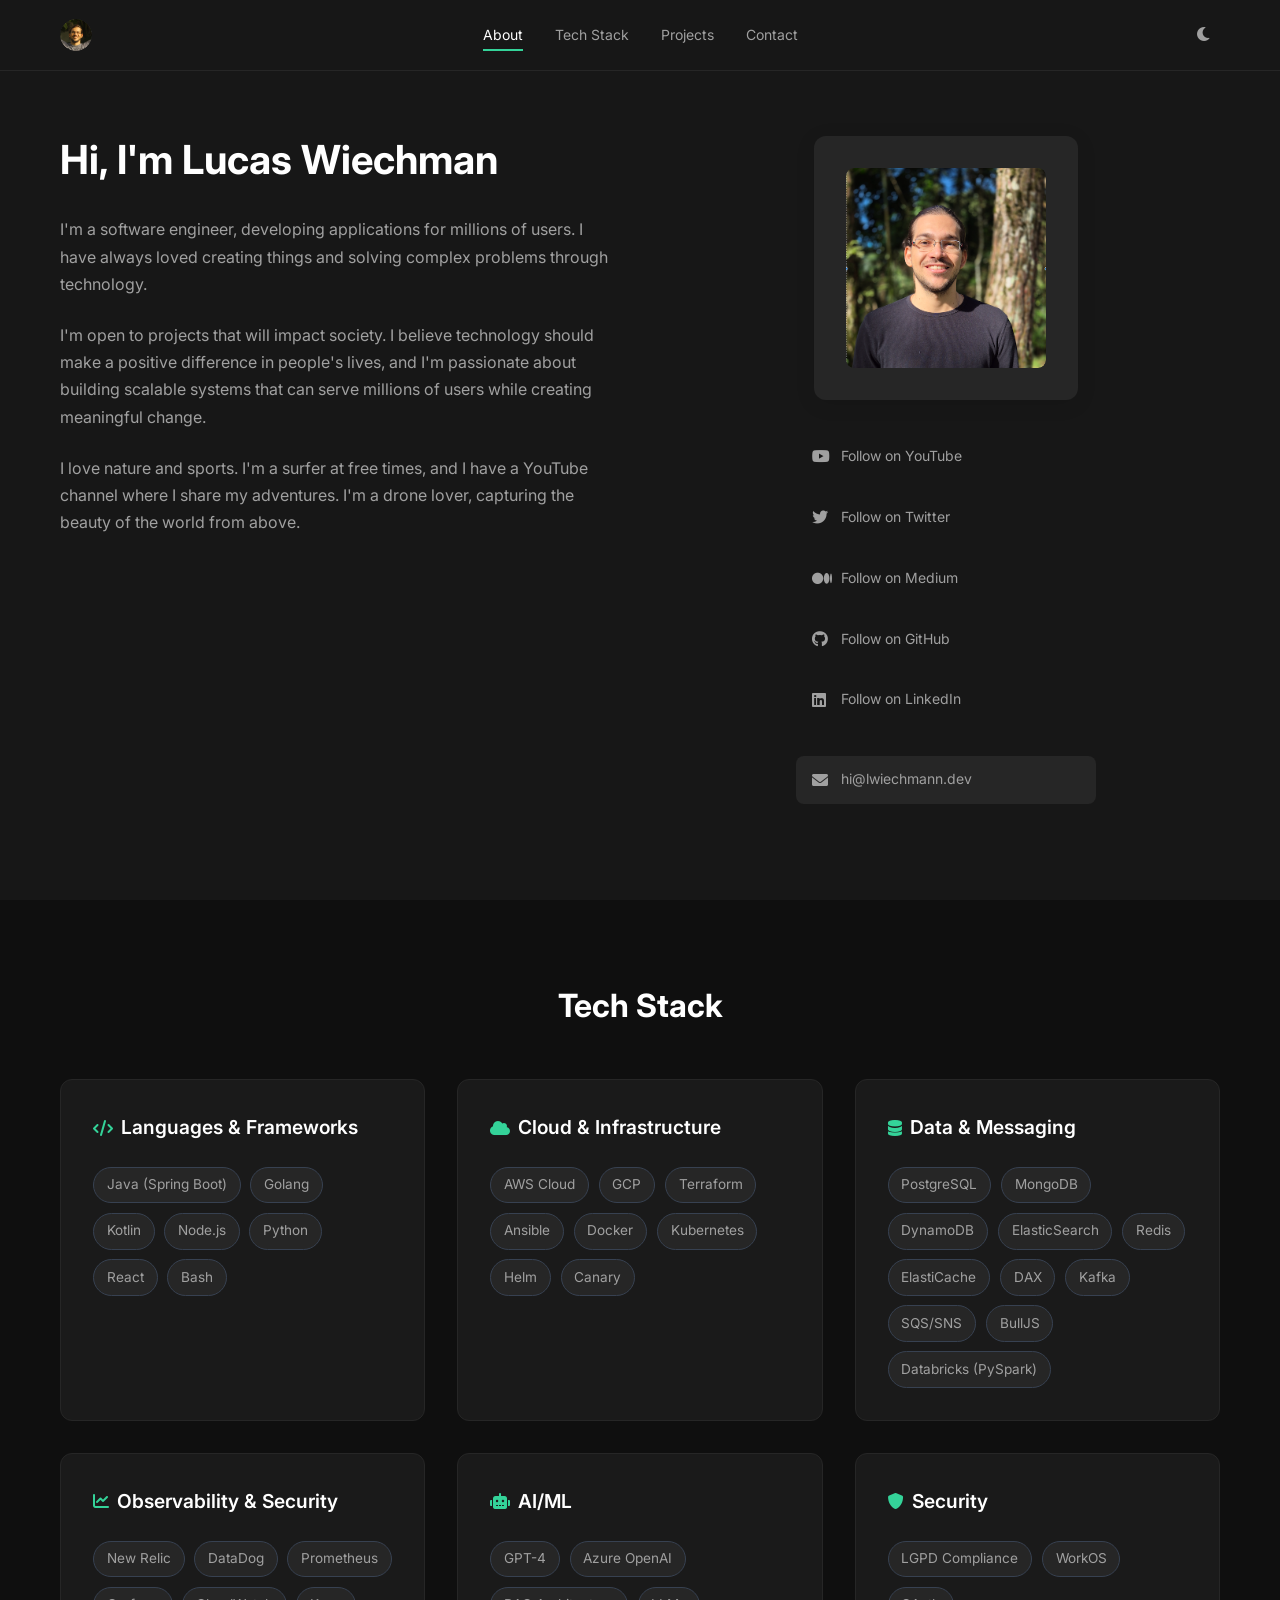
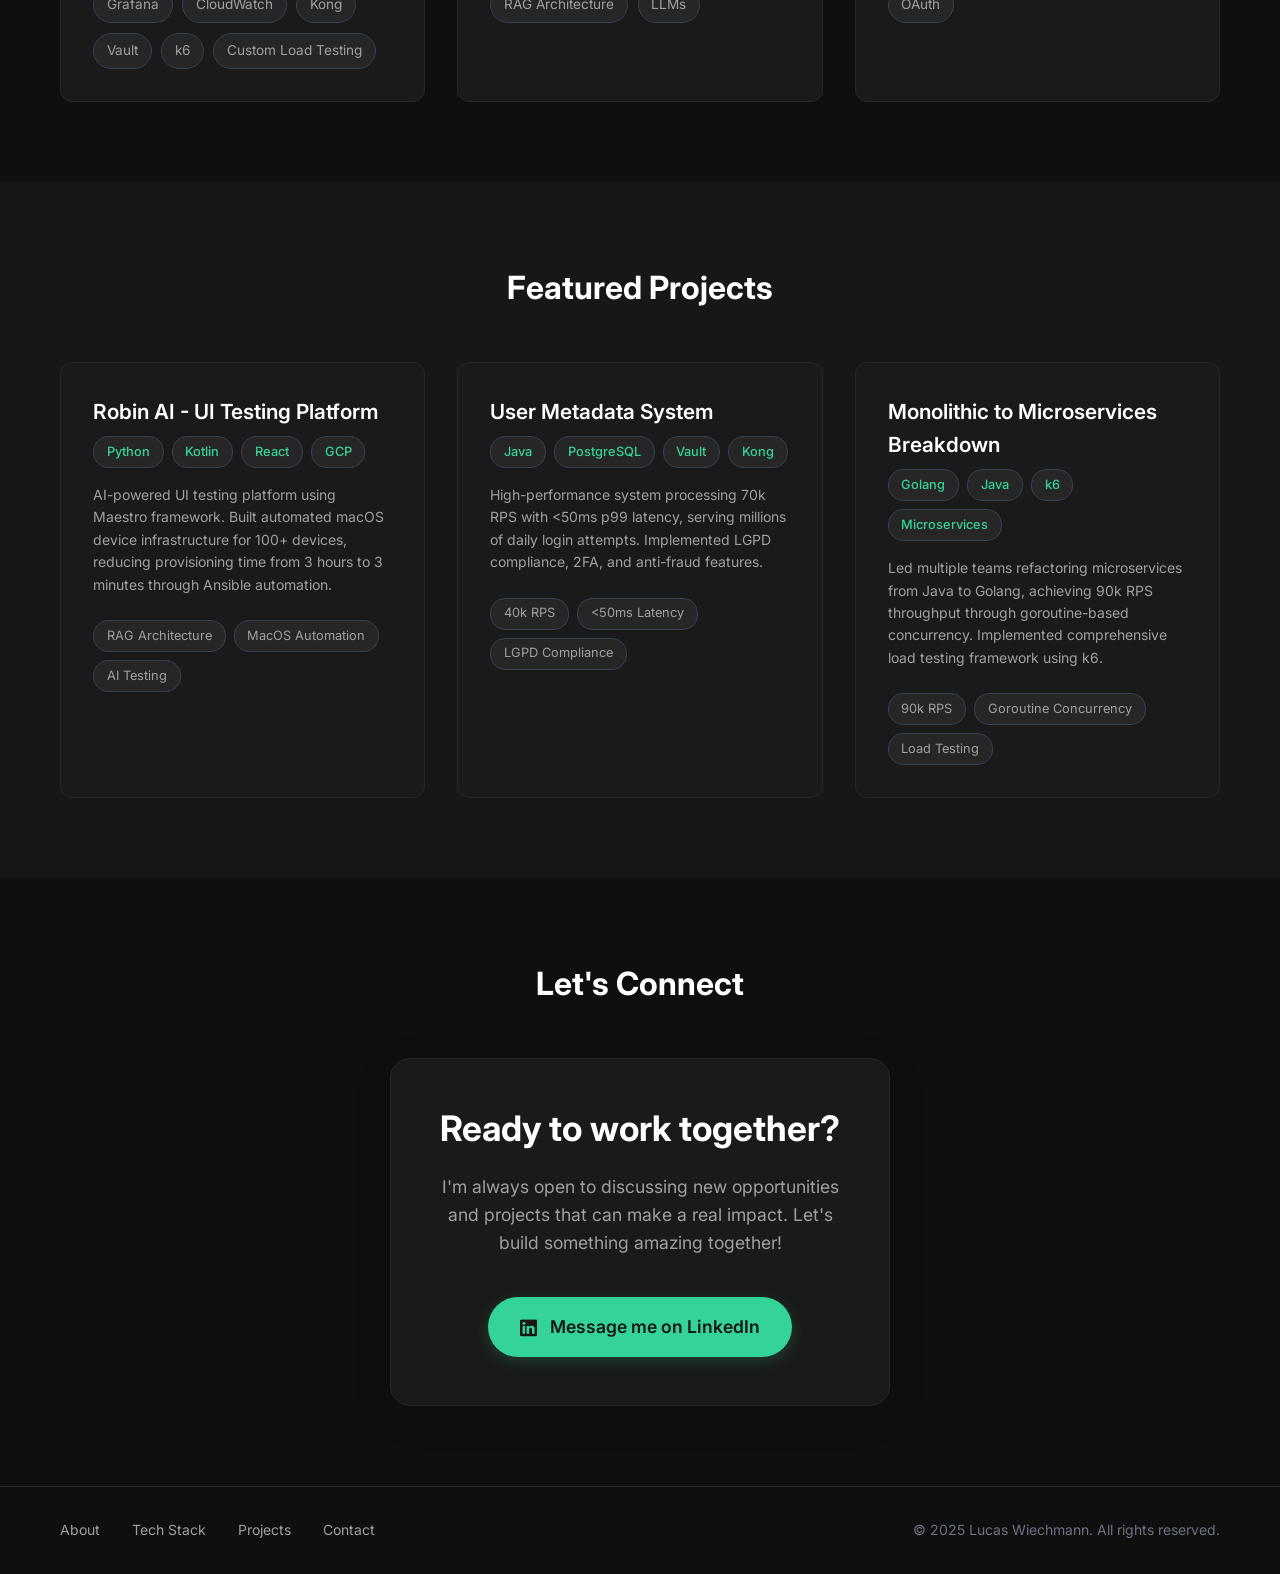
<file: index.html>
<!DOCTYPE html>
<html lang="en">
<head>
    <meta charset="UTF-8">
    <meta name="viewport" content="width=device-width, initial-scale=1.0">
    <title>Lucas Wiechmann - Software Engineer</title>
    <link rel="shortcut icon" href="favicon.ico?v=1">
    <link rel="icon" type="image/x-icon" href="favicon.ico?v=1">
    <link rel="icon" type="image/png" sizes="32x32" href="favicon-32x32.png?v=1">
    <link rel="icon" type="image/png" sizes="16x16" href="favicon-16x16.png?v=1">
    <link rel="apple-touch-icon" sizes="180x180" href="apple-touch-icon.png?v=1">
    <link rel="stylesheet" href="styles.css">
    <link href="https://cdnjs.cloudflare.com/ajax/libs/font-awesome/6.0.0/css/all.min.css" rel="stylesheet">
    <link href="https://fonts.googleapis.com/css2?family=Inter:wght@300;400;500;600;700&display=swap" rel="stylesheet">
</head>
<body>
    <!-- Navigation -->
    <nav class="navbar">
        <div class="nav-container">
            <div class="nav-logo">
                <div class="profile-icon">
                    <img src="images/icon-profile.png" alt="Lucas Wiechmann" />
                </div>
            </div>
            <ul class="nav-menu">
                <li class="nav-item">
                    <a href="#about" class="nav-link active">About</a>
                </li>
                <li class="nav-item">
                    <a href="#tech" class="nav-link">Tech Stack</a>
                </li>
                <li class="nav-item">
                    <a href="#projects" class="nav-link">Projects</a>
                </li>
                <li class="nav-item">
                    <a href="#contact" class="nav-link">Contact</a>
                </li>
            </ul>
            <div class="nav-right">
                <button class="theme-toggle" id="theme-toggle">
                    <i class="fas fa-moon"></i>
                </button>
            </div>
        </div>
    </nav>

    <!-- About Section -->
    <section id="about" class="about">
        <div class="container">
            <div class="about-content">
                <div class="about-text">
                    <h1 class="about-title">
                        Hi, I'm Lucas Wiechmann.
                    </h1>
                    <div class="about-description">
                        <p>
                            I'm a software engineer, developing applications for millions of users. I have always loved creating things and solving complex problems through technology.
                        </p>
                        <p>
                            I'm open to projects that will impact society. I believe technology should make a positive difference in people's lives, and I'm passionate about building scalable systems that can serve millions of users while creating meaningful change.
                        </p>
                        <p>
                            I love nature and sports. I'm a surfer at free times, and I have a YouTube channel where I share my adventures. I'm a drone lover, capturing the beauty of the world from above.
                        </p>
                    </div>
                </div>
                <div class="about-visual">
                    <div class="profile-image-container">
                        <div class="profile-image">
                            <img src="images/profile.png" alt="Lucas Wiechmann" />
                        </div>
                    </div>
                    <div class="social-links">
                        <a href="https://www.youtube.com/@ww_wworld5884" target="_blank" class="social-link">
                            <i class="fab fa-youtube"></i>
                            <span>Follow on YouTube</span>
                        </a>
                        <a href="https://x.com/Lucaswiech" target="_blank" class="social-link">
                            <i class="fab fa-twitter"></i>
                            <span>Follow on Twitter</span>
                        </a>
                        <a href="https://medium.com/@lucas-wiechmann" target="_blank" class="social-link">
                            <i class="fab fa-medium"></i>
                            <span>Follow on Medium</span>
                        </a>
                        <a href="https://github.com/lucaswiechmann" target="_blank" class="social-link">
                            <i class="fab fa-github"></i>
                            <span>Follow on GitHub</span>
                        </a>
                        <a href="https://www.linkedin.com/in/lucaswiechmann011/" target="_blank" class="social-link">
                            <i class="fab fa-linkedin"></i>
                            <span>Follow on LinkedIn</span>
                        </a>
                    </div>
                    <div class="contact-info">
                        <i class="fas fa-envelope"></i>
                        <span>hi@lwiechmann.dev</span>
                    </div>
                </div>
            </div>
        </div>
    </section>


    <!-- Tech Stack Section -->
    <section id="tech" class="tech-stack">
        <div class="container">
            <h2 class="section-title">Tech Stack</h2>
            <div class="tech-categories">
                <div class="tech-category">
                    <h3><i class="fas fa-code"></i> Languages & Frameworks</h3>
                    <div class="tech-items">
                        <span class="tech-item">Java (Spring Boot)</span>
                        <span class="tech-item">Golang</span>
                        <span class="tech-item">Kotlin</span>
                        <span class="tech-item">Node.js</span>
                        <span class="tech-item">Python</span>
                        <span class="tech-item">React</span>
                        <span class="tech-item">Bash</span>
                    </div>
                </div>
                
                <div class="tech-category">
                    <h3><i class="fas fa-cloud"></i> Cloud & Infrastructure</h3>
                    <div class="tech-items">
                        <span class="tech-item">AWS Cloud</span>
                        <span class="tech-item">GCP</span>
                        <span class="tech-item">Terraform</span>
                        <span class="tech-item">Ansible</span>
                        <span class="tech-item">Docker</span>
                        <span class="tech-item">Kubernetes</span>
                        <span class="tech-item">Helm</span>
                        <span class="tech-item">Canary</span>
                    </div>
                </div>
                
                <div class="tech-category">
                    <h3><i class="fas fa-database"></i> Data & Messaging</h3>
                    <div class="tech-items">
                        <span class="tech-item">PostgreSQL</span>
                        <span class="tech-item">MongoDB</span>
                        <span class="tech-item">DynamoDB</span>
                        <span class="tech-item">ElasticSearch</span>
                        <span class="tech-item">Redis</span>
                        <span class="tech-item">ElastiCache</span>
                        <span class="tech-item">DAX</span>
                        <span class="tech-item">Kafka</span>
                        <span class="tech-item">SQS/SNS</span>
                        <span class="tech-item">BullJS</span>
                        <span class="tech-item">Databricks (PySpark)</span>
                    </div>
                </div>
                
                <div class="tech-category">
                    <h3><i class="fas fa-chart-line"></i> Observability & Security</h3>
                    <div class="tech-items">
                        <span class="tech-item">New Relic</span>
                        <span class="tech-item">DataDog</span>
                        <span class="tech-item">Prometheus</span>
                        <span class="tech-item">Grafana</span>
                        <span class="tech-item">CloudWatch</span>
                        <span class="tech-item">Kong</span>
                        <span class="tech-item">Vault</span>
                        <span class="tech-item">k6</span>
                        <span class="tech-item">Custom Load Testing</span>
                    </div>
                </div>
                
                <div class="tech-category">
                    <h3><i class="fas fa-robot"></i> AI/ML</h3>
                    <div class="tech-items">
                        <span class="tech-item">GPT-4</span>
                        <span class="tech-item">Azure OpenAI</span>
                        <span class="tech-item">RAG Architecture</span>
                        <span class="tech-item">LLMs</span>
                    </div>
                </div>

                <div class="tech-category">
                    <h3><i class="fas fa-shield-alt"></i> Security</h3>
                    <div class="tech-items">
                        <span class="tech-item">LGPD Compliance</span>
                        <span class="tech-item">WorkOS</span>
                        <span class="tech-item">OAuth</span>
                    </div>
                </div>
            </div>
        </div>
    </section>

    <!-- Projects Section -->
    <section id="projects" class="projects">
        <div class="container">
            <h2 class="section-title">Featured Projects</h2>
            <div class="projects-grid">
                <div class="project-card">
                    <div class="project-header">
                        <h3>Robin AI - UI Testing Platform</h3>
                        <div class="project-tech">
                            <span>Python</span>
                            <span>Kotlin</span>
                            <span>React</span>
                            <span>GCP</span>
                        </div>
                    </div>
                    <p>AI-powered UI testing platform using Maestro framework. Built automated macOS device infrastructure for 100+ devices, reducing provisioning time from 3 hours to 3 minutes through Ansible automation.</p>
                    <div class="project-features">
                        <span>RAG Architecture</span>
                        <span>MacOS Automation</span>
                        <span>AI Testing</span>
                    </div>
                </div>
                
                <div class="project-card">
                    <div class="project-header">
                        <h3>User Metadata System</h3>
                        <div class="project-tech">
                            <span>Java</span>
                            <span>PostgreSQL</span>
                            <span>Vault</span>
                            <span>Kong</span>
                        </div>
                    </div>
                    <p>High-performance system processing 70k RPS with <50ms p99 latency, serving millions of daily login attempts. Implemented LGPD compliance, 2FA, and anti-fraud features.</p>
                    <div class="project-features">
                        <span>40k RPS</span>
                        <span><50ms Latency</span>
                        <span>LGPD Compliance</span>
                    </div>
                </div>
                
                <div class="project-card">
                    <div class="project-header">
                        <h3>Monolithic to Microservices Breakdown</h3>
                        <div class="project-tech">
                            <span>Golang</span>
                            <span>Java</span>
                            <span>k6</span>
                            <span>Microservices</span>
                        </div>
                    </div>
                    <p>Led multiple teams refactoring microservices from Java to Golang, achieving 90k RPS throughput through goroutine-based concurrency. Implemented comprehensive load testing framework using k6.</p>
                    <div class="project-features">
                        <span>90k RPS</span>
                        <span>Goroutine Concurrency</span>
                        <span>Load Testing</span>
                    </div>
                </div>
            </div>
        </div>
    </section>

    <!-- Contact Section -->
    <section id="contact" class="contact">
        <div class="container">
            <h2 class="section-title">Let's Connect</h2>
            <div class="contact-content">
                <div class="contact-card">
                    <h3>Ready to work together?</h3>
                    <p>I'm always open to discussing new opportunities and projects that can make a real impact. Let's build something amazing together!</p>
                    <a href="https://www.linkedin.com/in/lucaswiechmann011/" target="_blank" class="linkedin-btn">
                        <i class="fab fa-linkedin"></i>
                        <span>Message me on LinkedIn</span>
                    </a>
                </div>
            </div>
        </div>
    </section>

    <!-- Footer -->
    <footer class="footer">
        <div class="container">
            <div class="footer-content">
                <div class="footer-nav">
                    <a href="#about" class="footer-link">About</a>
                    <a href="#tech" class="footer-link">Tech Stack</a>
                    <a href="#projects" class="footer-link">Projects</a>
                    <a href="#contact" class="footer-link">Contact</a>
                </div>
                <div class="footer-copyright">
                    <p>&copy; 2025 Lucas Wiechmann. All rights reserved.</p>
                </div>
            </div>
        </div>
    </footer>

    <script src="script.js"></script>
</body>
</html>
</file>
<file: styles.css>
/* Reset and Base Styles */
* {
    margin: 0;
    padding: 0;
    box-sizing: border-box;
}

html {
    scroll-behavior: smooth;
}

:root {
    --bg-primary: #171717;
    --bg-secondary: #0f0f0f;
    --bg-tertiary: #1a1a1a;
    --bg-card: #262626;
    --text-primary: #ffffff;
    --text-secondary: #a0a0a0;
    --text-muted: #6b7280;
    --accent-color: #34d399;
    --border-color: #262626;
    --border-light: #374151;
}

[data-theme="light"] {
    --bg-primary: #ffffff;
    --bg-secondary: #f8fafc;
    --bg-tertiary: #f1f5f9;
    --bg-card: #ffffff;
    --text-primary: #1f2937;
    --text-secondary: #4b5563;
    --text-muted: #6b7280;
    --accent-color: #059669;
    --border-color: #e5e7eb;
    --border-light: #d1d5db;
}

body {
    font-family: 'Inter', sans-serif;
    line-height: 1.6;
    color: var(--text-secondary);
    background-color: var(--bg-primary);
    font-size: 16px;
    transition: background-color 0.3s ease, color 0.3s ease;
}

.container {
    max-width: 1200px;
    margin: 0 auto;
    padding: 0 20px;
}

/* Navigation */
.navbar {
    position: fixed;
    top: 0;
    width: 100%;
    background: var(--bg-primary);
    z-index: 1000;
    border-bottom: 1px solid var(--border-color);
    transition: background-color 0.3s ease, border-color 0.3s ease;
}

.nav-container {
    max-width: 1200px;
    margin: 0 auto;
    padding: 0 20px;
    display: flex;
    justify-content: space-between;
    align-items: center;
    height: 70px;
}

.nav-logo {
    display: flex;
    align-items: center;
}

.profile-icon {
    width: 32px;
    height: 32px;
    border-radius: 50%;
    background: var(--bg-card);
    display: flex;
    align-items: center;
    justify-content: center;
    color: var(--text-secondary);
    font-size: 18px;
    transition: background-color 0.3s ease, color 0.3s ease;
    overflow: hidden;
}

.profile-icon img {
    width: 100%;
    height: 100%;
    object-fit: cover;
    border-radius: 50%;
}

.nav-menu {
    display: flex;
    list-style: none;
    gap: 2rem;
    margin: 0;
    padding: 0;
}

.nav-link {
    text-decoration: none;
    color: var(--text-secondary);
    font-weight: 400;
    transition: color 0.3s ease;
    position: relative;
    font-size: 14px;
}

.nav-link:hover,
.nav-link.active {
    color: var(--text-primary);
}

.nav-link.active::after {
    content: '';
    position: absolute;
    width: 100%;
    height: 2px;
    bottom: -8px;
    left: 0;
    background-color: var(--accent-color);
}

.nav-right {
    display: flex;
    align-items: center;
    gap: 1rem;
}

.theme-toggle {
    background: none;
    border: none;
    color: var(--text-secondary);
    cursor: pointer;
    font-size: 16px;
    padding: 8px;
    border-radius: 4px;
    transition: color 0.3s ease, background-color 0.3s ease;
}

.theme-toggle:hover {
    color: var(--text-primary);
    background-color: var(--bg-card);
}

.theme-toggle i {
    transition: transform 0.3s ease;
}

/* About Section */
.about {
    padding: 120px 0 80px;
    min-height: 100vh;
    display: flex;
    align-items: center;
}

.about-content {
    display: grid;
    grid-template-columns: 1fr 1fr;
    gap: 4rem;
    align-items: start;
}

.about-text {
    max-width: 600px;
}

.about-title {
    font-size: 2.5rem;
    font-weight: 700;
    color: var(--text-primary);
    line-height: 1.2;
    margin-bottom: 2rem;
}

.about-description {
    color: var(--text-secondary);
    font-size: 16px;
    line-height: 1.7;
}

.about-description p {
    margin-bottom: 1.5rem;
}

.about-visual {
    display: flex;
    flex-direction: column;
    align-items: center;
    gap: 2rem;
}

.profile-image-container {
    background: var(--bg-card);
    padding: 2rem;
    border-radius: 12px;
    box-shadow: 0 4px 20px rgba(0, 0, 0, 0.1);
    transition: background-color 0.3s ease, box-shadow 0.3s ease;
}

.profile-image {
    width: 200px;
    height: 200px;
    border-radius: 8px;
    overflow: hidden;
    display: flex;
    align-items: center;
    justify-content: center;
}

.profile-image img {
    width: 100%;
    height: 100%;
    object-fit: cover;
    border-radius: 8px;
}

.social-links {
    display: flex;
    flex-direction: column;
    gap: 0.8rem;
    width: 100%;
    max-width: 300px;
}

.social-link {
    display: flex;
    align-items: center;
    gap: 0.8rem;
    padding: 0.8rem 1rem;
    color: var(--text-secondary);
    text-decoration: none;
    border-radius: 8px;
    transition: all 0.3s ease;
    font-size: 14px;
}

.social-link:hover {
    background: var(--bg-card);
    color: var(--text-primary);
}

.social-link i {
    width: 16px;
    font-size: 16px;
}

.contact-info {
    display: flex;
    align-items: center;
    gap: 0.8rem;
    color: var(--text-secondary);
    font-size: 14px;
    padding: 0.8rem 1rem;
    background: var(--bg-card);
    border-radius: 8px;
    width: 100%;
    max-width: 300px;
    transition: background-color 0.3s ease, color 0.3s ease;
}

.contact-info i {
    width: 16px;
    font-size: 16px;
}

/* Section Styles */
section {
    padding: 80px 0;
}

.section-title {
    text-align: center;
    font-size: 2rem;
    font-weight: 700;
    margin-bottom: 3rem;
    color: var(--text-primary);
}

/* Tech Stack Section */
.tech-stack {
    background: var(--bg-secondary);
}

.tech-categories {
    display: grid;
    grid-template-columns: repeat(auto-fit, minmax(300px, 1fr));
    gap: 2rem;
}

.tech-category {
    background: var(--bg-tertiary);
    padding: 2rem;
    border-radius: 12px;
    border: 1px solid var(--border-color);
    transition: transform 0.3s ease, box-shadow 0.3s ease, background-color 0.3s ease, border-color 0.3s ease;
}

.tech-category:hover {
    transform: translateY(-2px);
    box-shadow: 0 8px 25px rgba(0, 0, 0, 0.3);
}

.tech-category h3 {
    font-size: 1.2rem;
    font-weight: 600;
    margin-bottom: 1.5rem;
    color: var(--text-primary);
    display: flex;
    align-items: center;
    gap: 0.5rem;
}

.tech-category h3 i {
    color: var(--accent-color);
    font-size: 1rem;
}

.tech-items {
    display: flex;
    flex-wrap: wrap;
    gap: 0.6rem;
}

.tech-item {
    background: var(--bg-card);
    color: var(--text-secondary);
    padding: 0.4rem 0.8rem;
    border-radius: 20px;
    font-size: 0.85rem;
    font-weight: 400;
    border: 1px solid var(--border-light);
    transition: all 0.3s ease;
}

.tech-item:hover {
    background: var(--accent-color);
    color: var(--bg-primary);
    transform: translateY(-1px);
}

/* Projects Section */
.projects {
    background: var(--bg-primary);
}

.projects-grid {
    display: grid;
    grid-template-columns: repeat(auto-fit, minmax(350px, 1fr));
    gap: 2rem;
}

.project-card {
    background: var(--bg-tertiary);
    padding: 2rem;
    border-radius: 12px;
    border: 1px solid var(--border-color);
    transition: transform 0.3s ease, box-shadow 0.3s ease, background-color 0.3s ease, border-color 0.3s ease;
}

.project-card:hover {
    transform: translateY(-3px);
    box-shadow: 0 10px 30px rgba(0, 0, 0, 0.3);
}

.project-header {
    margin-bottom: 1rem;
}

.project-header h3 {
    font-size: 1.3rem;
    font-weight: 600;
    color: var(--text-primary);
    margin-bottom: 0.5rem;
}

.project-tech {
    display: flex;
    flex-wrap: wrap;
    gap: 0.5rem;
}

.project-tech span {
    background: var(--bg-card);
    color: var(--accent-color);
    padding: 0.3rem 0.8rem;
    border-radius: 15px;
    font-size: 0.8rem;
    font-weight: 500;
    border: 1px solid var(--border-light);
}

.project-card p {
    color: var(--text-secondary);
    margin-bottom: 1.5rem;
    line-height: 1.6;
    font-size: 14px;
}

.project-duration {
    color: var(--accent-color);
    font-weight: 600;
    font-size: 13px;
    margin-bottom: 1rem !important;
    text-transform: uppercase;
    letter-spacing: 0.5px;
}

.project-features {
    display: flex;
    flex-wrap: wrap;
    gap: 0.5rem;
}

.project-features span {
    background: var(--bg-card);
    color: var(--text-secondary);
    padding: 0.3rem 0.8rem;
    border-radius: 15px;
    font-size: 0.8rem;
    font-weight: 400;
    border: 1px solid var(--border-light);
}

/* Contact Section */
.contact {
    background: var(--bg-secondary);
}

.contact-content {
    display: flex;
    justify-content: center;
    align-items: center;
    margin: 0 auto;
}

.contact-card {
    background: var(--bg-tertiary);
    border: 1px solid var(--border-color);
    border-radius: 20px;
    padding: 3rem;
    text-align: center;
    max-width: 500px;
    box-shadow: 0 10px 40px rgba(0, 0, 0, 0.1);
    transition: all 0.3s ease;
}

.contact-card:hover {
    transform: translateY(-5px);
    box-shadow: 0 20px 60px rgba(0, 0, 0, 0.15);
}

.contact-card h3 {
    font-size: 2.2rem;
    font-weight: 700;
    color: var(--text-primary);
    margin-bottom: 1.5rem;
    line-height: 1.2;
}

.contact-card p {
    color: var(--text-secondary);
    margin-bottom: 2.5rem;
    line-height: 1.6;
    font-size: 1.1rem;
}

.linkedin-btn {
    display: inline-flex;
    align-items: center;
    gap: 0.8rem;
    padding: 1rem 2rem;
    font-size: 1.1rem;
    font-weight: 600;
    text-decoration: none;
    border-radius: 50px;
    transition: all 0.3s ease;
    box-shadow: 0 4px 15px rgba(52, 211, 153, 0.2);
    background: var(--accent-color);
    color: var(--bg-primary);
}

.linkedin-btn:hover {
    transform: translateY(-2px);
    box-shadow: 0 8px 25px rgba(52, 211, 153, 0.3);
    background: #10b981;
}

.linkedin-btn i {
    font-size: 1.2rem;
}


.btn {
    padding: 12px 24px;
    border-radius: 8px;
    text-decoration: none;
    font-weight: 500;
    transition: all 0.3s ease;
    display: inline-block;
    border: none;
    cursor: pointer;
    font-size: 14px;
}

.btn-primary {
    background-color: var(--accent-color);
    color: var(--bg-primary);
}

.btn-primary:hover {
    background-color: #10b981;
    transform: translateY(-1px);
}

/* Footer */
.footer {
    background: var(--bg-secondary);
    border-top: 1px solid var(--border-color);
    padding: 2rem 0;
    transition: background-color 0.3s ease, border-color 0.3s ease;
}

.footer-content {
    display: flex;
    justify-content: space-between;
    align-items: center;
}

.footer-nav {
    display: flex;
    gap: 2rem;
}

.footer-link {
    color: var(--text-secondary);
    text-decoration: none;
    font-size: 14px;
    transition: color 0.3s ease;
}

.footer-link:hover {
    color: var(--text-primary);
}

.footer-copyright p {
    color: var(--text-muted);
    font-size: 14px;
}

/* Responsive Design */
@media (max-width: 768px) {
    .nav-menu {
        display: none;
    }
    
    .about-content {
        grid-template-columns: 1fr;
        gap: 2rem;
        text-align: center;
    }
    
    .about-title {
        font-size: 2rem;
    }
    
    .tech-categories {
        grid-template-columns: 1fr;
    }
    
    .projects-grid {
        grid-template-columns: 1fr;
    }
    
    .contact-content {
        padding: 0 1rem;
    }
    
    .contact-card {
        padding: 2rem;
        max-width: 100%;
    }
    
    .contact-card h3 {
        font-size: 1.8rem;
    }
    
    .contact-card p {
        font-size: 1rem;
        margin-bottom: 2rem;
    }
    
    .linkedin-btn {
        padding: 0.9rem 1.8rem;
        font-size: 1rem;
    }
    
    .footer-content {
        flex-direction: column;
        gap: 1rem;
        text-align: center;
    }
    
    .footer-nav {
        order: 2;
    }
    
    .footer-copyright {
        order: 1;
    }
}

@media (max-width: 480px) {
    .container {
        padding: 0 15px;
    }
    
    .about {
        padding: 100px 0 60px;
    }
    
    .about-title {
        font-size: 1.8rem;
    }
    
    .profile-image {
        width: 150px;
        height: 150px;
    }
    
    .tech-item {
        font-size: 0.8rem;
        padding: 0.3rem 0.6rem;
    }
    
    .section-title {
        font-size: 1.5rem;
    }
}

/* Smooth scrolling for anchor links */
html {
    scroll-padding-top: 70px;
}

/* Animations */
@keyframes fadeInUp {
    from {
        opacity: 0;
        transform: translateY(30px);
    }
    to {
        opacity: 1;
        transform: translateY(0);
    }
}

.about-text,
.about-visual,
.tech-category,
.project-card {
    animation: fadeInUp 0.6s ease-out;
}

/* Custom scrollbar */
::-webkit-scrollbar {
    width: 8px;
}

::-webkit-scrollbar-track {
    background: var(--bg-tertiary);
}

::-webkit-scrollbar-thumb {
    background: var(--border-light);
    border-radius: 4px;
}

::-webkit-scrollbar-thumb:hover {
    background: var(--text-muted);
}
</file>
